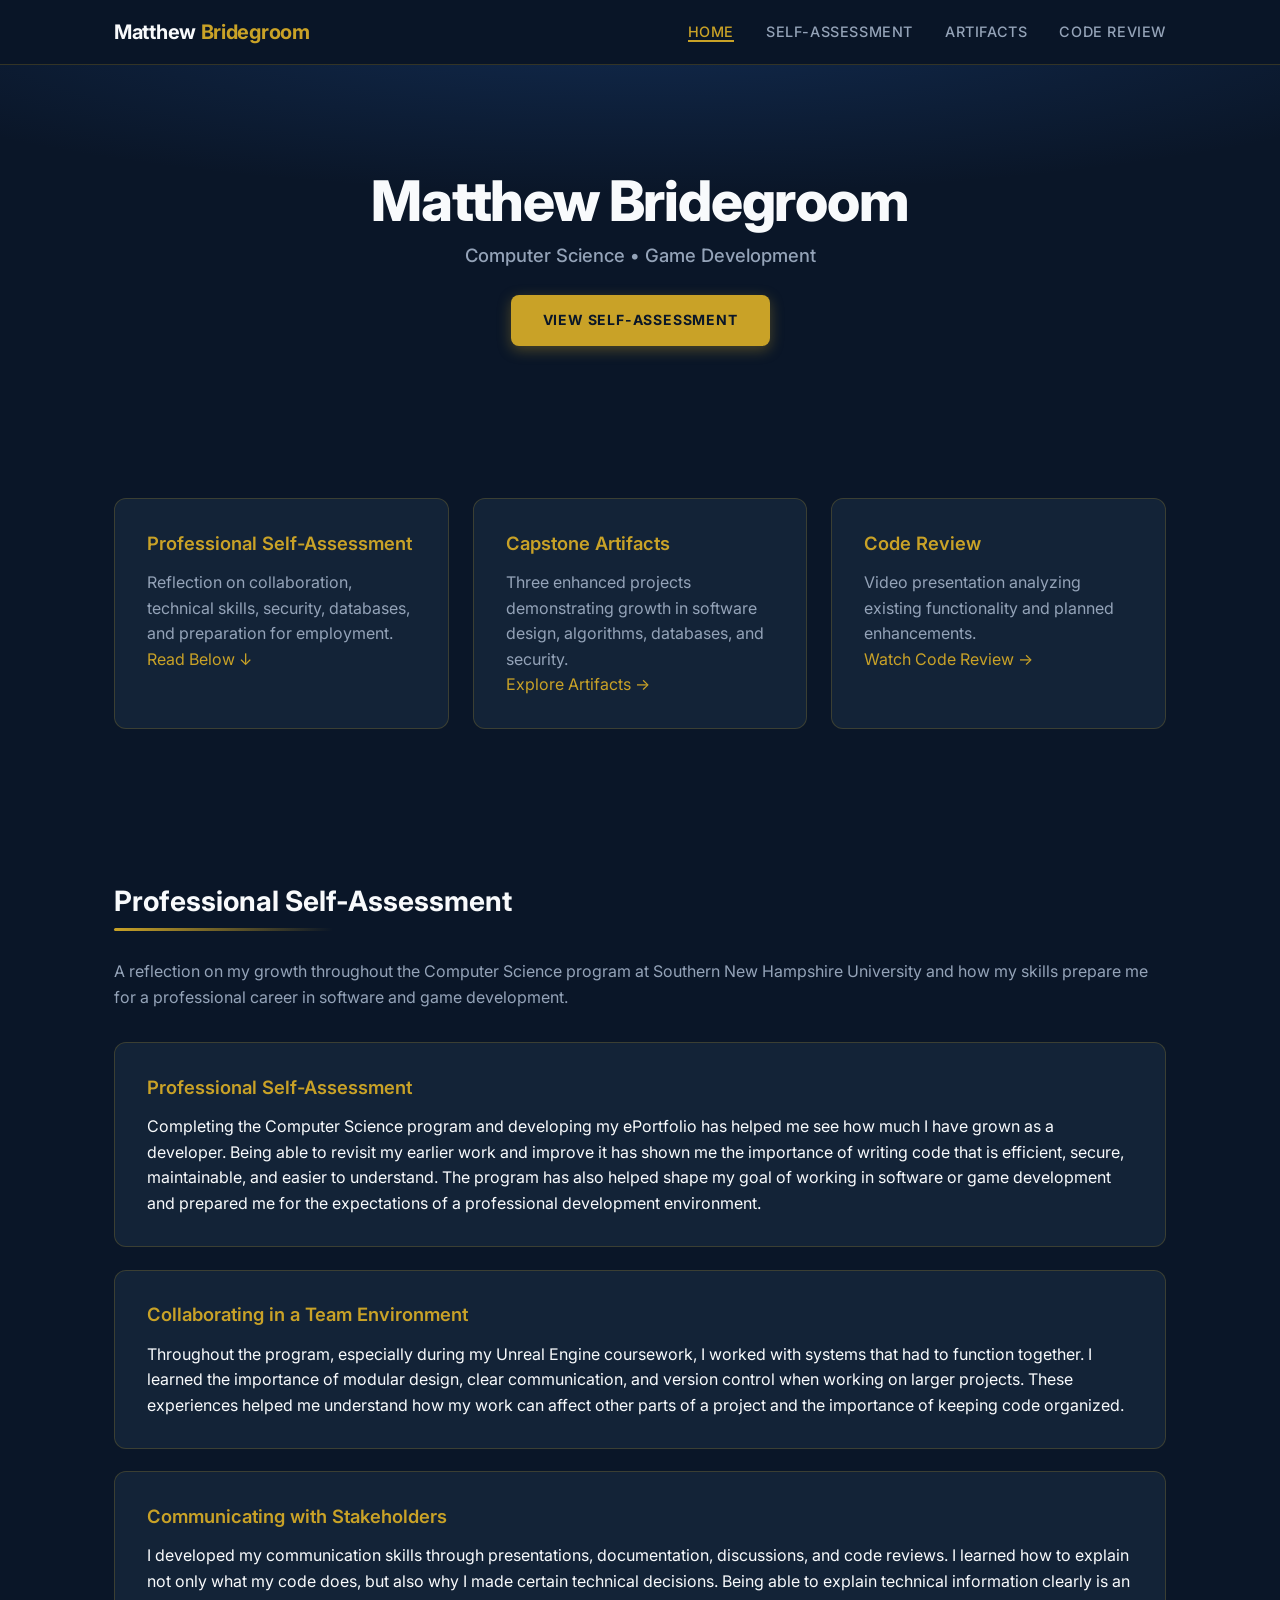
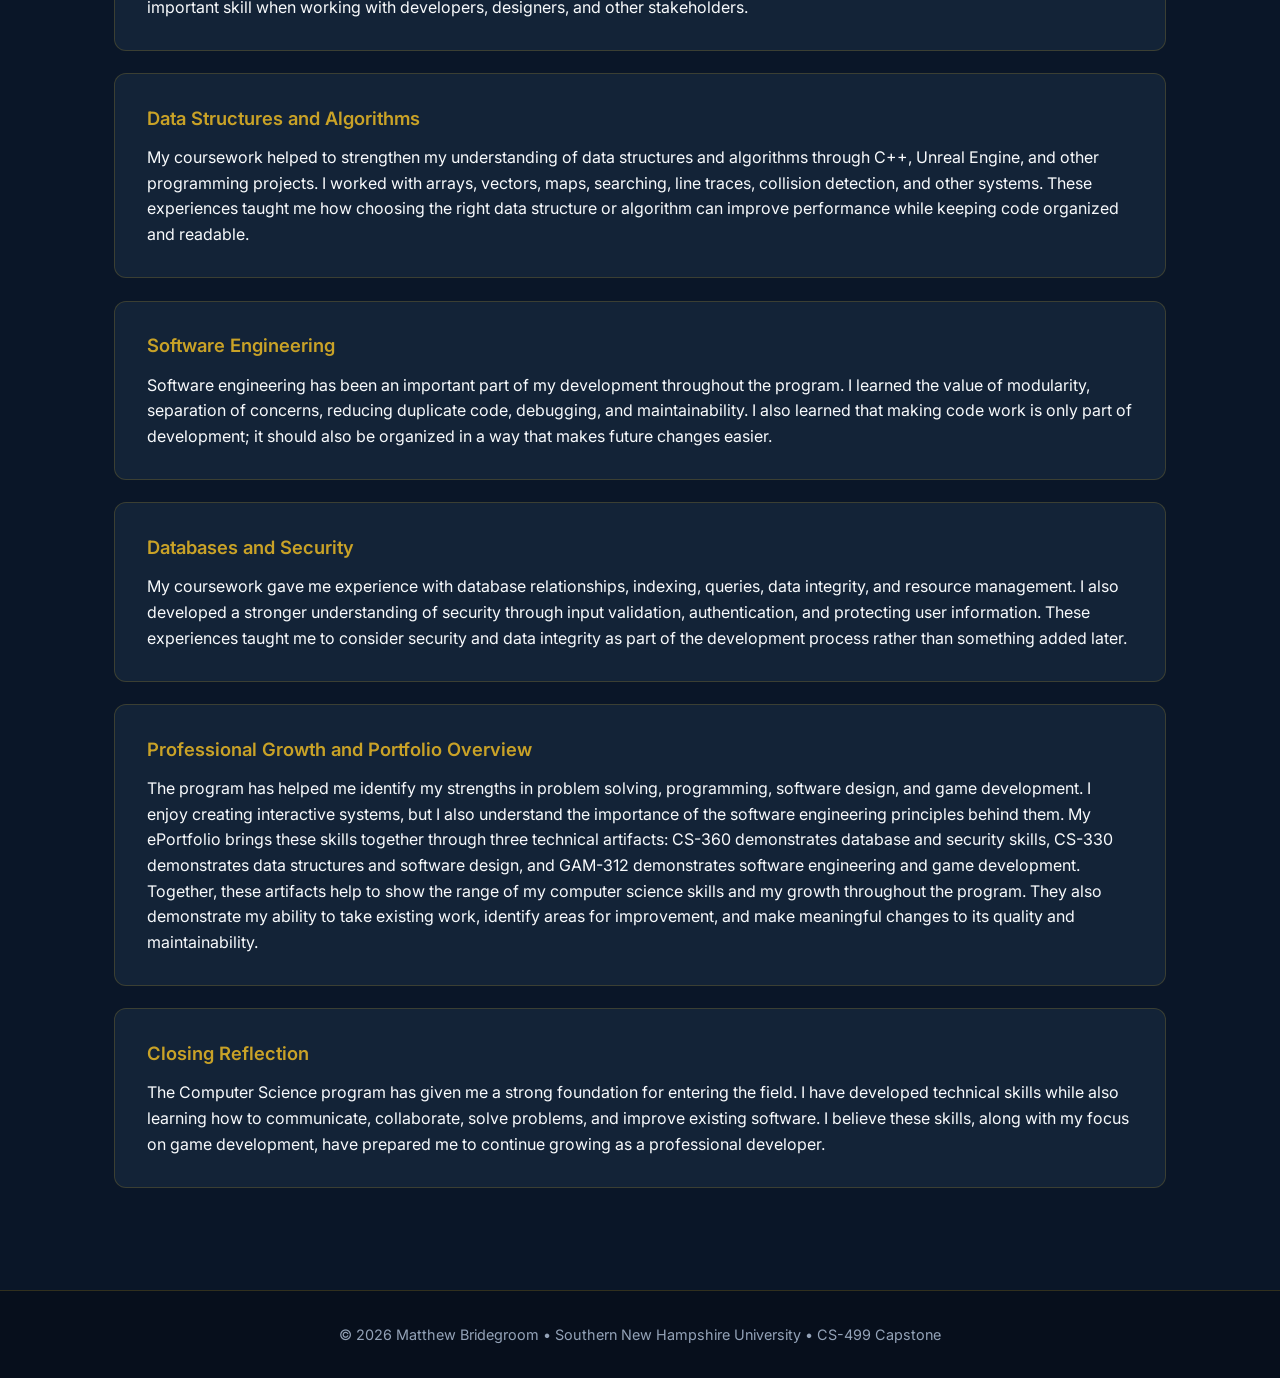
<file: index.html>
<!DOCTYPE html>
<html lang="en">
<head>
  <meta charset="UTF-8">
  <meta name="viewport" content="width=device-width, initial-scale=1.0">
  <title>Matthew Bridegroom | Computer Science Portfolio</title>
  <link rel="preconnect" href="https://fonts.googleapis.com">
  <link rel="preconnect" href="https://fonts.gstatic.com" crossorigin>
  <link href="https://fonts.googleapis.com/css2?family=Inter:wght@400;500;600;700;800&display=swap" rel="stylesheet">
  <link rel="stylesheet" href="css/style.css">
</head>
<body>

  <!-- Navigation -->
  <nav class="navbar">
    <div class="nav-inner">
      <a href="index.html" class="logo">Matthew <span>Bridegroom</span></a>
      <ul class="nav-links">
        <li><a href="index.html" class="active">Home</a></li>
        <li><a href="#self-assessment">Self-Assessment</a></li>
        <li><a href="artifacts.html">Artifacts</a></li>
        <li><a href="code-review.html">Code Review</a></li>
      </ul>
    </div>
  </nav>

  <!-- Hero -->
  <header class="hero">
    <div class="container">
      <h1>Matthew Bridegroom</h1>
      <p class="subtitle">Computer Science • Game Development</p>
      
      <a href="#self-assessment" class="btn">View Self-Assessment</a>
    </div>
  </header>

  <!-- Quick Overview Cards -->
  <section>
    <div class="container">
      <div class="grid-3">
        <div class="card">
          <h3>Professional Self-Assessment</h3>
          <p class="text-muted">Reflection on collaboration, technical skills, security, databases, and preparation for employment.</p>
          <a href="#self-assessment">Read Below ↓</a>
        </div>
        <div class="card">
          <h3>Capstone Artifacts</h3>
          <p class="text-muted">Three enhanced projects demonstrating growth in software design, algorithms, databases, and security.</p>
          <a href="artifacts.html">Explore Artifacts →</a>
        </div>
        <div class="card">
          <h3>Code Review</h3>
          <p class="text-muted">Video presentation analyzing existing functionality and planned enhancements.</p>
          <a href="code-review.html">Watch Code Review →</a>
        </div>
      </div>
    </div>
  </section>

<!-- PROFESSIONAL SELF-ASSESSMENT -->

<section id="self-assessment"> <div class="container"> <h1 class="section-title">Professional Self-Assessment</h1> <p class="text-muted mb-4"> A reflection on my growth throughout the Computer Science program at Southern New Hampshire University and how my skills prepare me for a professional career in software and game development. </p>

<div class="card">
  <h3>Professional Self-Assessment</h3>
  <p>
    Completing the Computer Science program and developing my ePortfolio has helped me see how much I have grown as a developer. Being able to revisit my earlier work and improve it has shown me the importance of writing code that is efficient, secure, maintainable, and easier to understand. The program has also helped shape my goal of working in software or game development and prepared me for the expectations of a professional development environment.
  </p>
</div>

<div class="card">
  <h3>Collaborating in a Team Environment</h3>
  <p>
    Throughout the program, especially during my Unreal Engine coursework, I worked with systems that had to function together. I learned the importance of modular design, clear communication, and version control when working on larger projects. These experiences helped me understand how my work can affect other parts of a project and the importance of keeping code organized.
  </p>
</div>

<div class="card">
  <h3>Communicating with Stakeholders</h3>
  <p>
    I developed my communication skills through presentations, documentation, discussions, and code reviews. I learned how to explain not only what my code does, but also why I made certain technical decisions. Being able to explain technical information clearly is an important skill when working with developers, designers, and other stakeholders.
  </p>
</div>

<div class="card">
  <h3>Data Structures and Algorithms</h3>
  <p>
    My coursework helped to strengthen my understanding of data structures and algorithms through C++, Unreal Engine, and other programming projects. I worked with arrays, vectors, maps, searching, line traces, collision detection, and other systems. These experiences taught me how choosing the right data structure or algorithm can improve performance while keeping code organized and readable.
  </p>
</div>

<div class="card">
  <h3>Software Engineering</h3>
  <p>
    Software engineering has been an important part of my development throughout the program. I learned the value of modularity, separation of concerns, reducing duplicate code, debugging, and maintainability. I also learned that making code work is only part of development; it should also be organized in a way that makes future changes easier.
  </p>
</div>

<div class="card">
  <h3>Databases and Security</h3>
  <p>
    My coursework gave me experience with database relationships, indexing, queries, data integrity, and resource management. I also developed a stronger understanding of security through input validation, authentication, and protecting user information. These experiences taught me to consider security and data integrity as part of the development process rather than something added later.
  </p>
</div>

<div class="card">
  <h3>Professional Growth and Portfolio Overview</h3>
  <p>
    The program has helped me identify my strengths in problem solving, programming, software design, and game development. I enjoy creating interactive systems, but I also understand the importance of the software engineering principles behind them. My ePortfolio brings these skills together through three technical artifacts: CS-360 demonstrates database and security skills, CS-330 demonstrates data structures and software design, and GAM-312 demonstrates software engineering and game development.
  </p>
  <p>
    Together, these artifacts help to show the range of my computer science skills and my growth throughout the program. They also demonstrate my ability to take existing work, identify areas for improvement, and make meaningful changes to its quality and maintainability.
  </p>
</div>

<div class="card">
  <h3>Closing Reflection</h3>
  <p>
    The Computer Science program has given me a strong foundation for entering the field. I have developed technical skills while also learning how to communicate, collaborate, solve problems, and improve existing software. I believe these skills, along with my focus on game development, have prepared me to continue growing as a professional developer.
  </p>
</div>

</div> </section>

  <footer>
    <div class="container">
      <p>© 2026 Matthew Bridegroom • Southern New Hampshire University • CS-499 Capstone</p>
    </div>
  </footer>

</body>
</html>
</file>
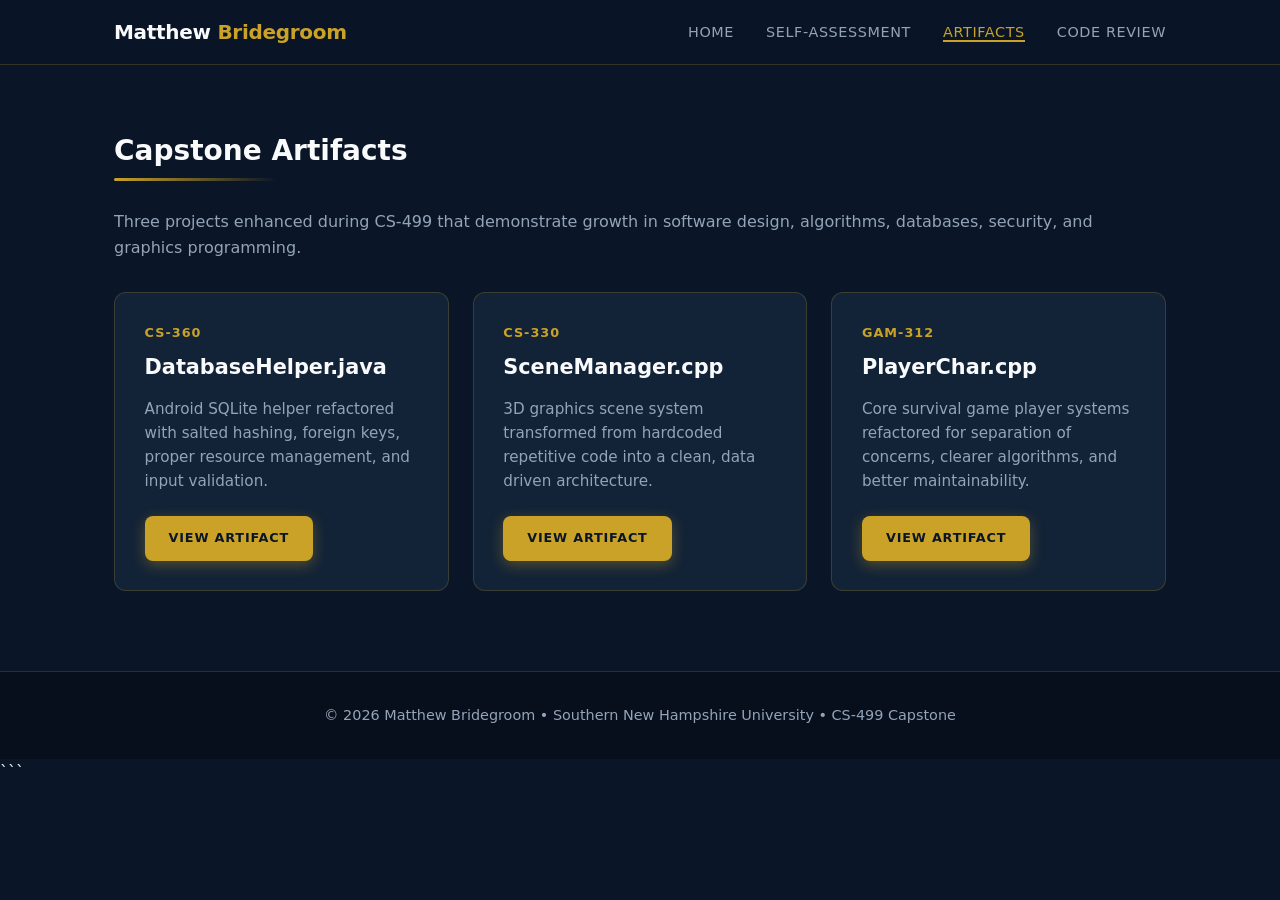
<file: artifacts.html>
<!DOCTYPE html>
<html lang="en">
<head>
  <meta charset="UTF-8">
  <meta name="viewport" content="width=device-width, initial-scale=1.0">
  <title>Artifacts | Matthew Bridegroom</title>
  <link rel="stylesheet" href="css/style.css">
</head>
<body>

  <nav class="navbar">
    <div class="nav-inner">
      <a href="index.html" class="logo">Matthew <span>Bridegroom</span></a>
      <ul class="nav-links">
        <li><a href="index.html">Home</a></li>
        <li><a href="index.html#self-assessment">Self-Assessment</a></li>
        <li><a href="artifacts.html" class="active">Artifacts</a></li>
        <li><a href="code-review.html">Code Review</a></li>
      </ul>
    </div>
  </nav>

  <section>
    <div class="container">
      <h1 class="section-title">Capstone Artifacts</h1>
      <p class="text-muted mb-4">Three projects enhanced during CS-499 that demonstrate growth in software design, algorithms, databases, security, and graphics programming.</p>

      <div class="grid-3">
        <!-- CS-360 -->
        <div class="artifact-card">
          <div class="card-body">
            <div class="course">CS-360</div>
            <h3>DatabaseHelper.java</h3>
            <p>Android SQLite helper refactored with salted hashing, foreign keys, proper resource management, and input validation.</p>
            <a href="artifacts/cs360.html" class="btn">View Artifact</a>
          </div>
        </div>

        <!-- CS-330 -->
        <div class="artifact-card">
          <div class="card-body">
            <div class="course">CS-330</div>
            <h3>SceneManager.cpp</h3>
            <p>3D graphics scene system transformed from hardcoded repetitive code into a clean, data driven architecture.</p>
            <a href="artifacts/cs330.html" class="btn">View Artifact</a>
          </div>
        </div>

        <!-- GAM-312 -->
        <div class="artifact-card">
          <div class="card-body">
            <div class="course">GAM-312</div>
            <h3>PlayerChar.cpp</h3>
            <p>Core survival game player systems refactored for separation of concerns, clearer algorithms, and better maintainability.</p>
            <a href="artifacts/gam312.html" class="btn">View Artifact</a>
          </div>
        </div>
      </div>
    </div>
  </section>

  <footer>
    <div class="container">
      <p>© 2026 Matthew Bridegroom • Southern New Hampshire University • CS-499 Capstone</p>
    </div>
  </footer>

</body>
</html>
</html>
```
</file>
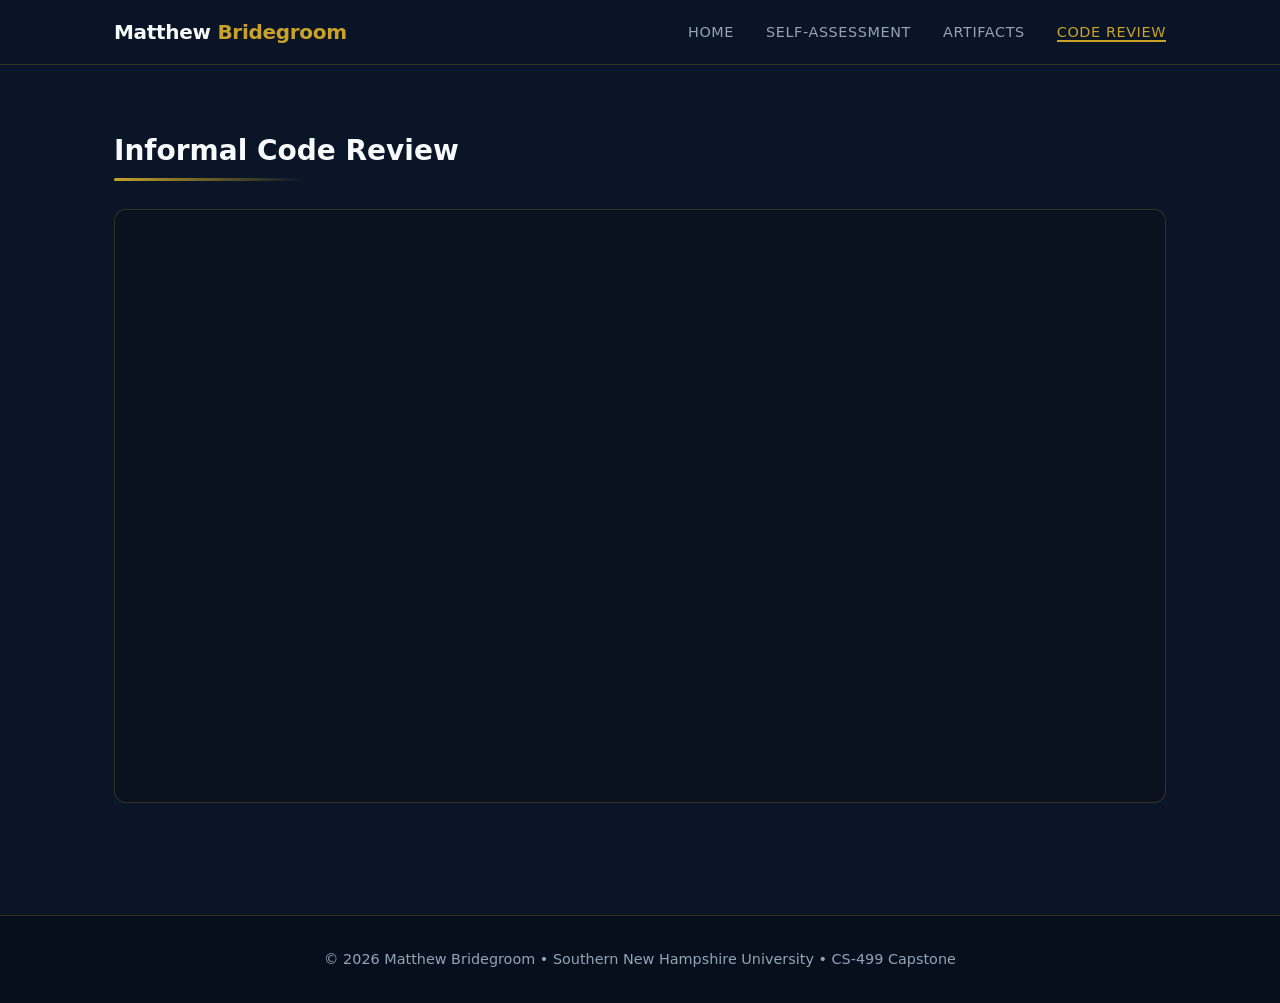
<file: code-review.html>
<!DOCTYPE html>
<html lang="en">
<head>
  <meta charset="UTF-8">
  <meta name="viewport" content="width=device-width, initial-scale=1.0">
  <title>Code Review | Matthew Bridegroom</title>
  <link rel="stylesheet" href="css/style.css">
</head>
<body>

  <nav class="navbar">
    <div class="nav-inner">
      <a href="index.html" class="logo">Matthew <span>Bridegroom</span></a>
      <ul class="nav-links">
        <li><a href="index.html">Home</a></li>
        <li><a href="index.html#self-assessment">Self-Assessment</a></li>
        <li><a href="artifacts.html">Artifacts</a></li>
        <li><a href="code-review.html" class="active">Code Review</a></li>
      </ul>
    </div>
  </nav>

  <section>
    <div class="container">
      <h1 class="section-title">Informal Code Review</h1>

      <div class="video-wrapper mb-4">
        <iframe src="https://www.youtube.com/embed/F15pFdqDjp4" 
                title="Code Review - Matthew Bridegroom" 
                allow="accelerometer; autoplay; clipboard-write; encrypted-media; gyroscope; picture-in-picture" 
                allowfullscreen></iframe>
      </div>

      
    </div>
  </section>

  <footer>
    <div class="container">
      <p>© 2026 Matthew Bridegroom • Southern New Hampshire University • CS-499 Capstone</p>
    </div>
  </footer>

</body>
</html>
</file>
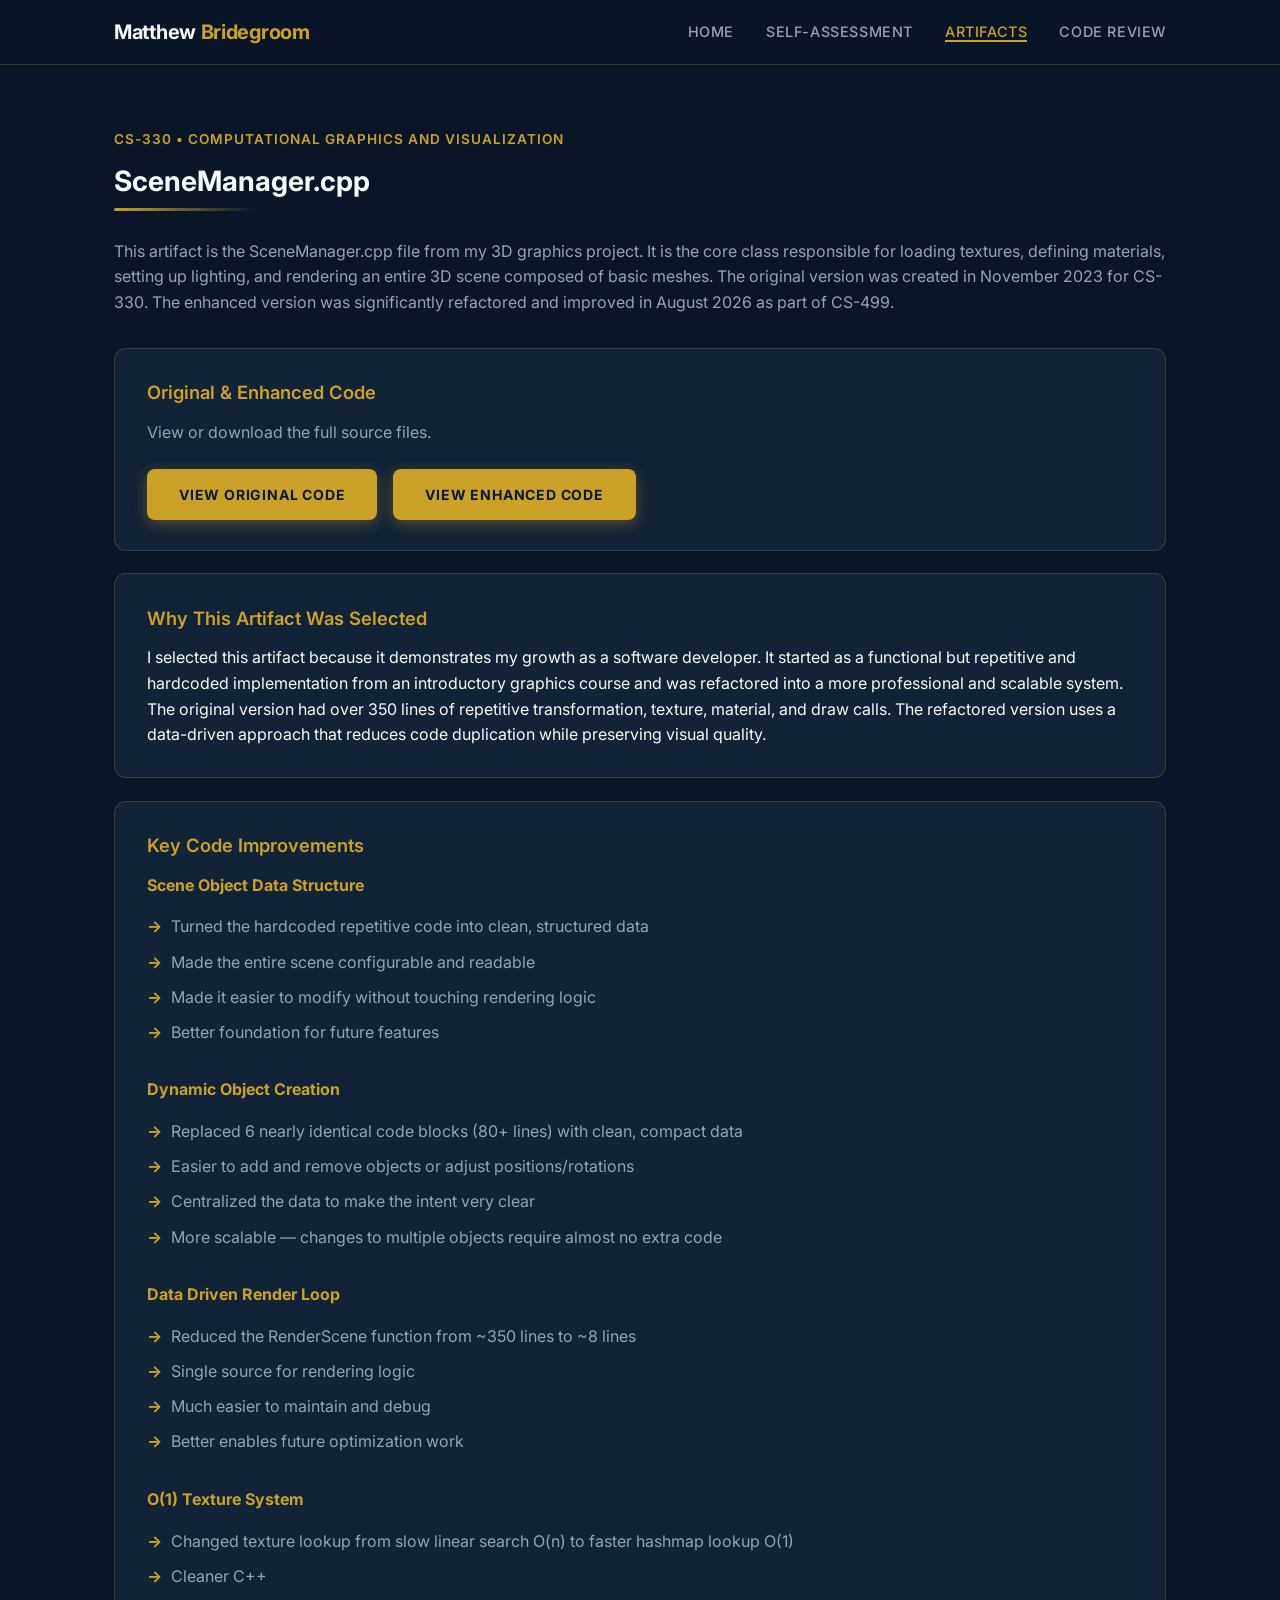
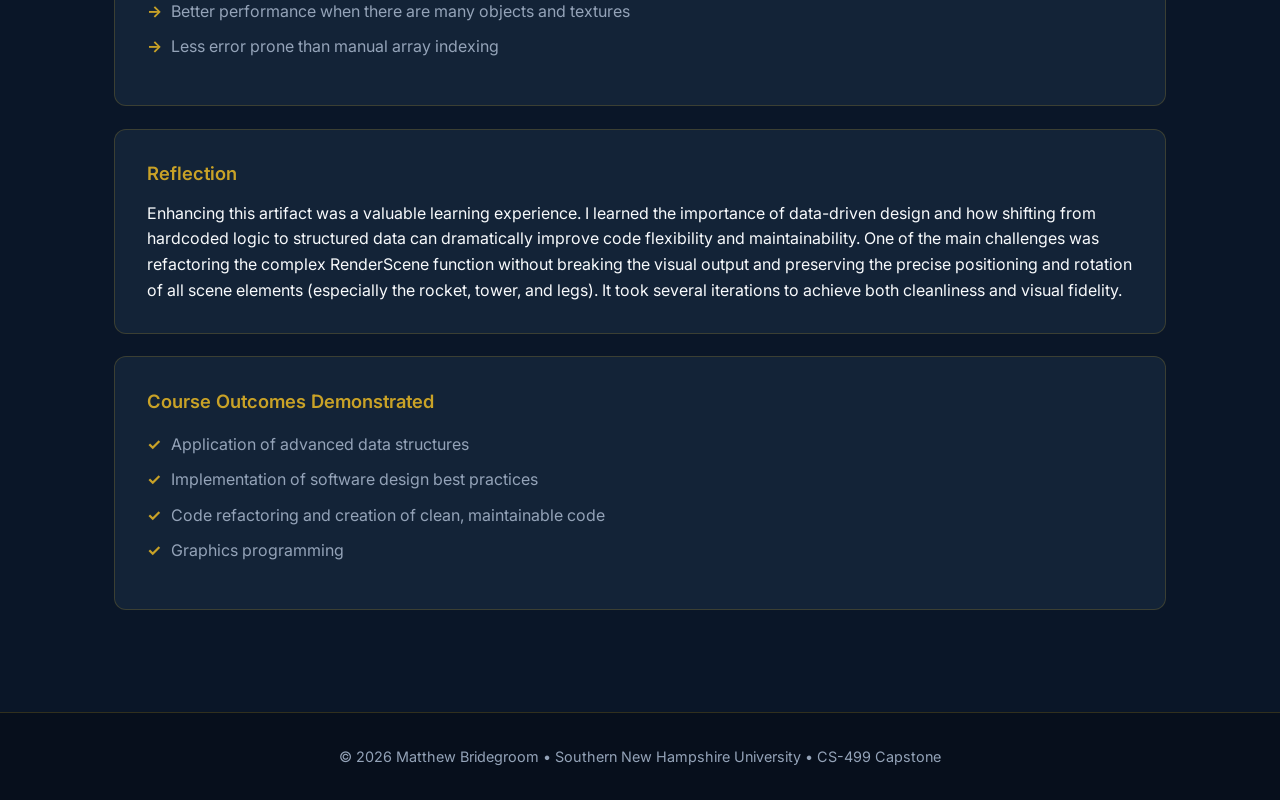
<file: artifacts/cs330.html>
<!DOCTYPE html>
<html lang="en">
<head>
  <meta charset="UTF-8">
  <meta name="viewport" content="width=device-width, initial-scale=1.0">
  <title>CS-330 SceneManager | Matthew Bridegroom</title>
  <link rel="preconnect" href="https://fonts.googleapis.com">
  <link rel="preconnect" href="https://fonts.gstatic.com" crossorigin>
  <link href="https://fonts.googleapis.com/css2?family=Inter:wght@400;500;600;700;800&display=swap" rel="stylesheet">
  <link rel="stylesheet" href="../css/style.css">
</head>
<body>

  <nav class="navbar">
    <div class="nav-inner">
      <a href="../index.html" class="logo">Matthew <span>Bridegroom</span></a>
      <ul class="nav-links">
        <li><a href="../index.html">Home</a></li>
        <li><a href="index.html#self-assessment">Self-Assessment</a></li>
        <li><a href="../artifacts.html" class="active">Artifacts</a></li>
        <li><a href="../code-review.html">Code Review</a></li>
      </ul>
    </div>
  </nav>

  <section>
    <div class="container">
      <div class="course text-gold mb-1">CS-330 • Computational Graphics and Visualization</div>
      <h1 class="section-title">SceneManager.cpp</h1>
      <p class="text-muted mb-4">
        This artifact is the SceneManager.cpp file from my 3D graphics project. It is the core class responsible for loading textures, defining materials, setting up lighting, and rendering an entire 3D scene composed of basic meshes. The original version was created in November 2023 for CS-330. The enhanced version was significantly refactored and improved in August 2026 as part of CS-499.
      </p>

      <!-- Code Files -->
      <div class="card">
        <h3>Original & Enhanced Code</h3>
        <p class="text-muted mb-3">View or download the full source files.</p>
        <div style="display: flex; gap: 1rem; flex-wrap: wrap;">
          <a href="../files/cs330/SceneManager-Original.cpp" class="btn" target="_blank">View Original Code</a>
          <a href="../files/cs330/SceneManager-Enhanced.cpp" class="btn" target="_blank">View Enhanced Code</a>
        </div>
      </div>

      <div class="card">
        <h3>Why This Artifact Was Selected</h3>
        <p>
          I selected this artifact because it demonstrates my growth as a software developer. It started as a functional but repetitive and hardcoded implementation from an introductory graphics course and was refactored into a more professional and scalable system. The original version had over 350 lines of repetitive transformation, texture, material, and draw calls. The refactored version uses a data-driven approach that reduces code duplication while preserving visual quality.
        </p>
      </div>

      <div class="card">
        <h3>Key Code Improvements</h3>

        <h4 class="text-gold mb-2">Scene Object Data Structure</h4>
        <ul class="improvement-list">
          <li>Turned the hardcoded repetitive code into clean, structured data</li>
          <li>Made the entire scene configurable and readable</li>
          <li>Made it easier to modify without touching rendering logic</li>
          <li>Better foundation for future features</li>
        </ul>

        <h4 class="text-gold mb-2 mt-4">Dynamic Object Creation</h4>
        <ul class="improvement-list">
          <li>Replaced 6 nearly identical code blocks (80+ lines) with clean, compact data</li>
          <li>Easier to add and remove objects or adjust positions/rotations</li>
          <li>Centralized the data to make the intent very clear</li>
          <li>More scalable — changes to multiple objects require almost no extra code</li>
        </ul>

        <h4 class="text-gold mb-2 mt-4">Data Driven Render Loop</h4>
        <ul class="improvement-list">
          <li>Reduced the RenderScene function from ~350 lines to ~8 lines</li>
          <li>Single source for rendering logic</li>
          <li>Much easier to maintain and debug</li>
          <li>Better enables future optimization work</li>
        </ul>

        <h4 class="text-gold mb-2 mt-4">O(1) Texture System</h4>
        <ul class="improvement-list">
          <li>Changed texture lookup from slow linear search O(n) to faster hashmap lookup O(1)</li>
          <li>Cleaner C++</li>
          <li>Better performance when there are many objects and textures</li>
          <li>Less error prone than manual array indexing</li>
        </ul>
      </div>

      <div class="card">
        <h3>Reflection</h3>
        <p>
          Enhancing this artifact was a valuable learning experience. I learned the importance of data-driven design and how shifting from hardcoded logic to structured data can dramatically improve code flexibility and maintainability. One of the main challenges was refactoring the complex RenderScene function without breaking the visual output and preserving the precise positioning and rotation of all scene elements (especially the rocket, tower, and legs). It took several iterations to achieve both cleanliness and visual fidelity.
        </p>
      </div>

      <div class="card">
        <h3>Course Outcomes Demonstrated</h3>
        <ul class="check-list">
          <li>Application of advanced data structures</li>
          <li>Implementation of software design best practices</li>
          <li>Code refactoring and creation of clean, maintainable code</li>
          <li>Graphics programming</li>
        </ul>
      </div>
    </div>
  </section>

  <footer>
    <div class="container">
      <p>© 2026 Matthew Bridegroom • Southern New Hampshire University • CS-499 Capstone</p>
    </div>
  </footer>

</body>
</html>
</body>
</html>
</file>
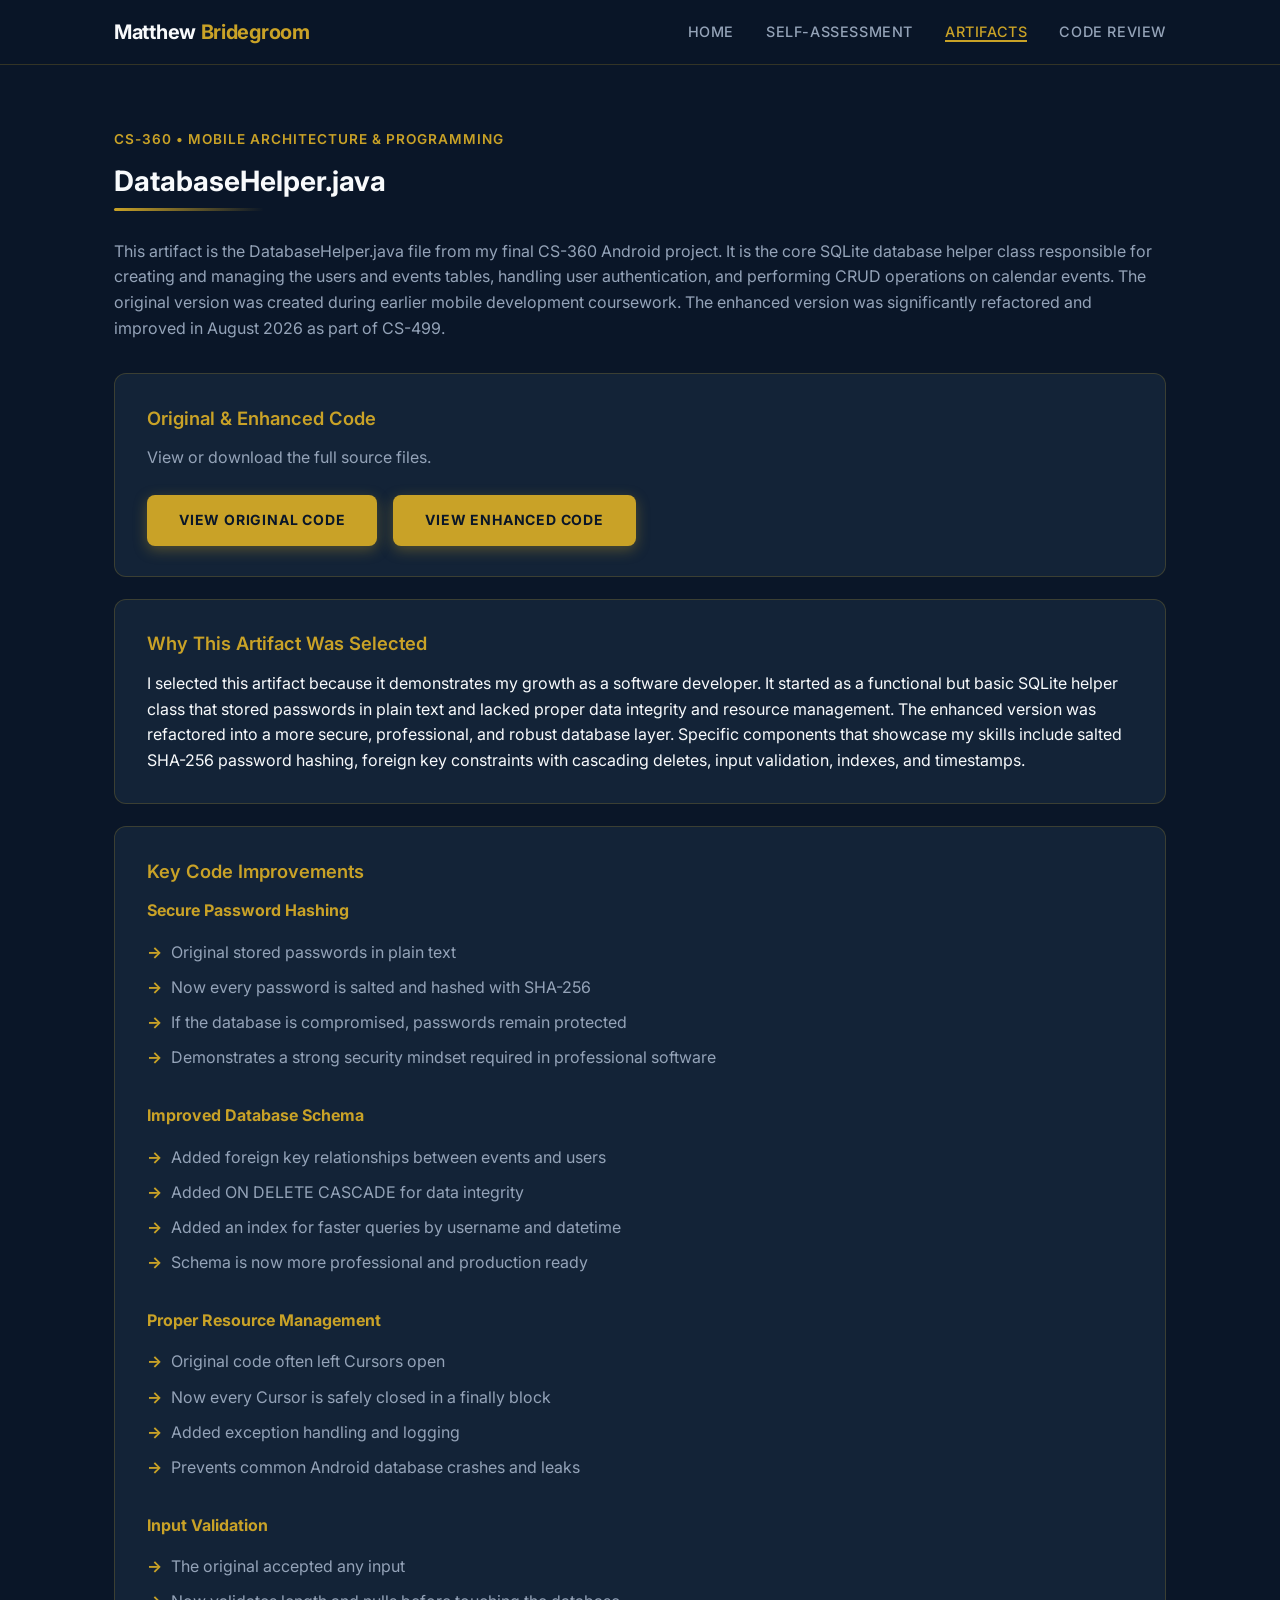
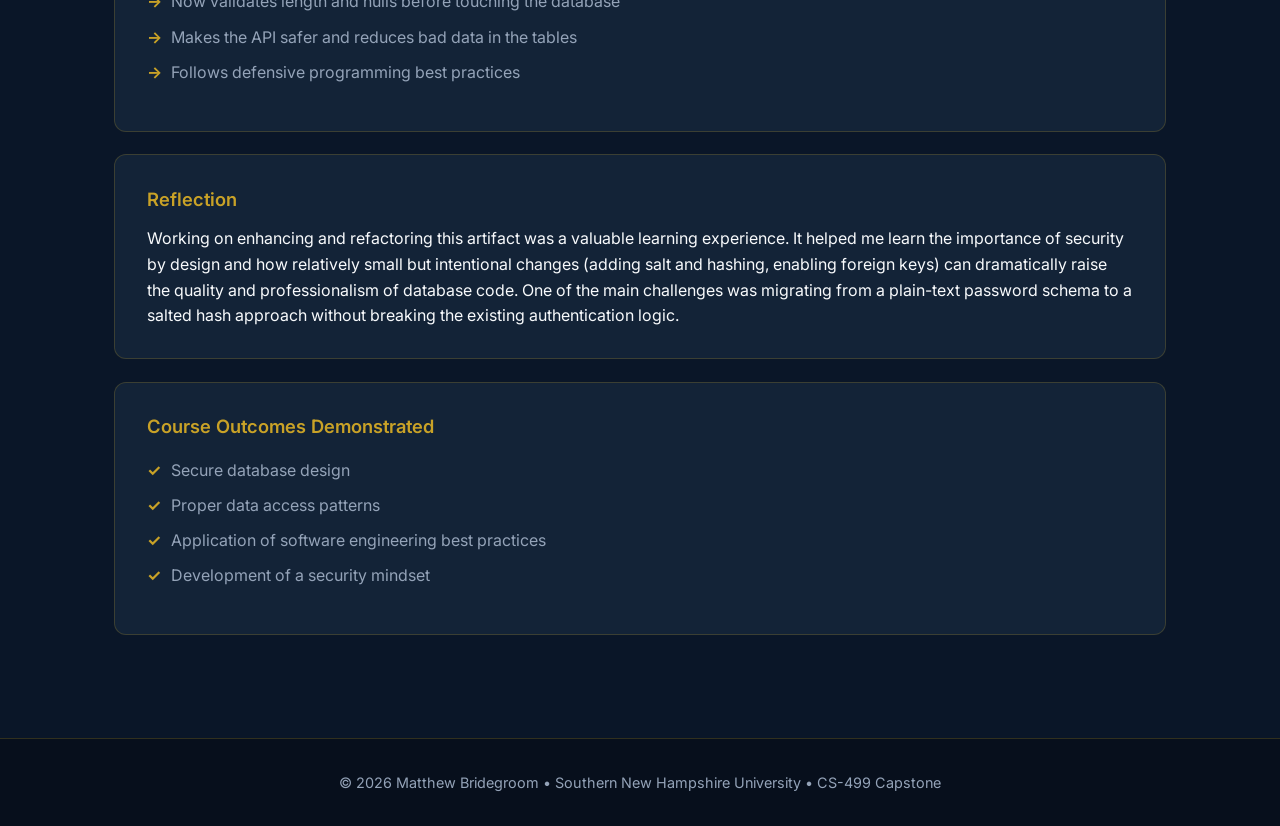
<file: artifacts/cs360.html>
<!DOCTYPE html>
<html lang="en">
<head>
  <meta charset="UTF-8">
  <meta name="viewport" content="width=device-width, initial-scale=1.0">
  <title>CS-360 DatabaseHelper | Matthew Bridegroom</title>
  <link rel="preconnect" href="https://fonts.googleapis.com">
  <link rel="preconnect" href="https://fonts.gstatic.com" crossorigin>
  <link href="https://fonts.googleapis.com/css2?family=Inter:wght@400;500;600;700;800&display=swap" rel="stylesheet">
  <link rel="stylesheet" href="../css/style.css">
</head>
<body>

  <nav class="navbar">
    <div class="nav-inner">
      <a href="../index.html" class="logo">Matthew <span>Bridegroom</span></a>
      <ul class="nav-links">
        <li><a href="../index.html">Home</a></li>
        <li><a href="index.html#self-assessment">Self-Assessment</a></li>
        <li><a href="../artifacts.html" class="active">Artifacts</a></li>
        <li><a href="../code-review.html">Code Review</a></li>
      </ul>
    </div>
  </nav>

  <section>
    <div class="container">
      <div class="course text-gold mb-1">CS-360 • Mobile Architecture & Programming</div>
      <h1 class="section-title">DatabaseHelper.java</h1>
      <p class="text-muted mb-4">
        This artifact is the DatabaseHelper.java file from my final CS-360 Android project. It is the core SQLite database helper class responsible for creating and managing the users and events tables, handling user authentication, and performing CRUD operations on calendar events. The original version was created during earlier mobile development coursework. The enhanced version was significantly refactored and improved in August 2026 as part of CS-499.
      </p>

      <!-- Code Files -->
      <div class="card">
        <h3>Original & Enhanced Code</h3>
        <p class="text-muted mb-3">View or download the full source files.</p>
        <div style="display: flex; gap: 1rem; flex-wrap: wrap;">
          <a href="../files/cs360/DatabaseHelper-Original.java" class="btn" target="_blank">View Original Code</a>
          <a href="../files/cs360/DatabaseHelper-Enhanced.java" class="btn" target="_blank">View Enhanced Code</a>
        </div>
      </div>

      <!-- Justification -->
      <div class="card">
        <h3>Why This Artifact Was Selected</h3>
        <p>
          I selected this artifact because it demonstrates my growth as a software developer. It started as a functional but basic SQLite helper class that stored passwords in plain text and lacked proper data integrity and resource management. The enhanced version was refactored into a more secure, professional, and robust database layer. Specific components that showcase my skills include salted SHA-256 password hashing, foreign key constraints with cascading deletes, input validation, indexes, and timestamps.
        </p>
      </div>

      <!-- Key Improvements from your document -->
      <div class="card">
        <h3>Key Code Improvements</h3>

        <h4 class="text-gold mb-2">Secure Password Hashing</h4>
        <ul class="improvement-list">
          <li>Original stored passwords in plain text</li>
          <li>Now every password is salted and hashed with SHA-256</li>
          <li>If the database is compromised, passwords remain protected</li>
          <li>Demonstrates a strong security mindset required in professional software</li>
        </ul>

        <h4 class="text-gold mb-2 mt-4">Improved Database Schema</h4>
        <ul class="improvement-list">
          <li>Added foreign key relationships between events and users</li>
          <li>Added ON DELETE CASCADE for data integrity</li>
          <li>Added an index for faster queries by username and datetime</li>
          <li>Schema is now more professional and production ready</li>
        </ul>

        <h4 class="text-gold mb-2 mt-4">Proper Resource Management</h4>
        <ul class="improvement-list">
          <li>Original code often left Cursors open</li>
          <li>Now every Cursor is safely closed in a finally block</li>
          <li>Added exception handling and logging</li>
          <li>Prevents common Android database crashes and leaks</li>
        </ul>

        <h4 class="text-gold mb-2 mt-4">Input Validation</h4>
        <ul class="improvement-list">
          <li>The original accepted any input</li>
          <li>Now validates length and nulls before touching the database</li>
          <li>Makes the API safer and reduces bad data in the tables</li>
          <li>Follows defensive programming best practices</li>
        </ul>
      </div>

      <div class="card">
        <h3>Reflection</h3>
        <p>
          Working on enhancing and refactoring this artifact was a valuable learning experience. It helped me learn the importance of security by design and how relatively small but intentional changes (adding salt and hashing, enabling foreign keys) can dramatically raise the quality and professionalism of database code. One of the main challenges was migrating from a plain-text password schema to a salted hash approach without breaking the existing authentication logic.
        </p>
      </div>

      <div class="card">
        <h3>Course Outcomes Demonstrated</h3>
        <ul class="check-list">
          <li>Secure database design</li>
          <li>Proper data access patterns</li>
          <li>Application of software engineering best practices</li>
          <li>Development of a security mindset</li>
        </ul>
      </div>
    </div>
  </section>

  <footer>
    <div class="container">
      <p>© 2026 Matthew Bridegroom • Southern New Hampshire University • CS-499 Capstone</p>
    </div>
  </footer>

</body>
</html>
</html>
</html>
</file>
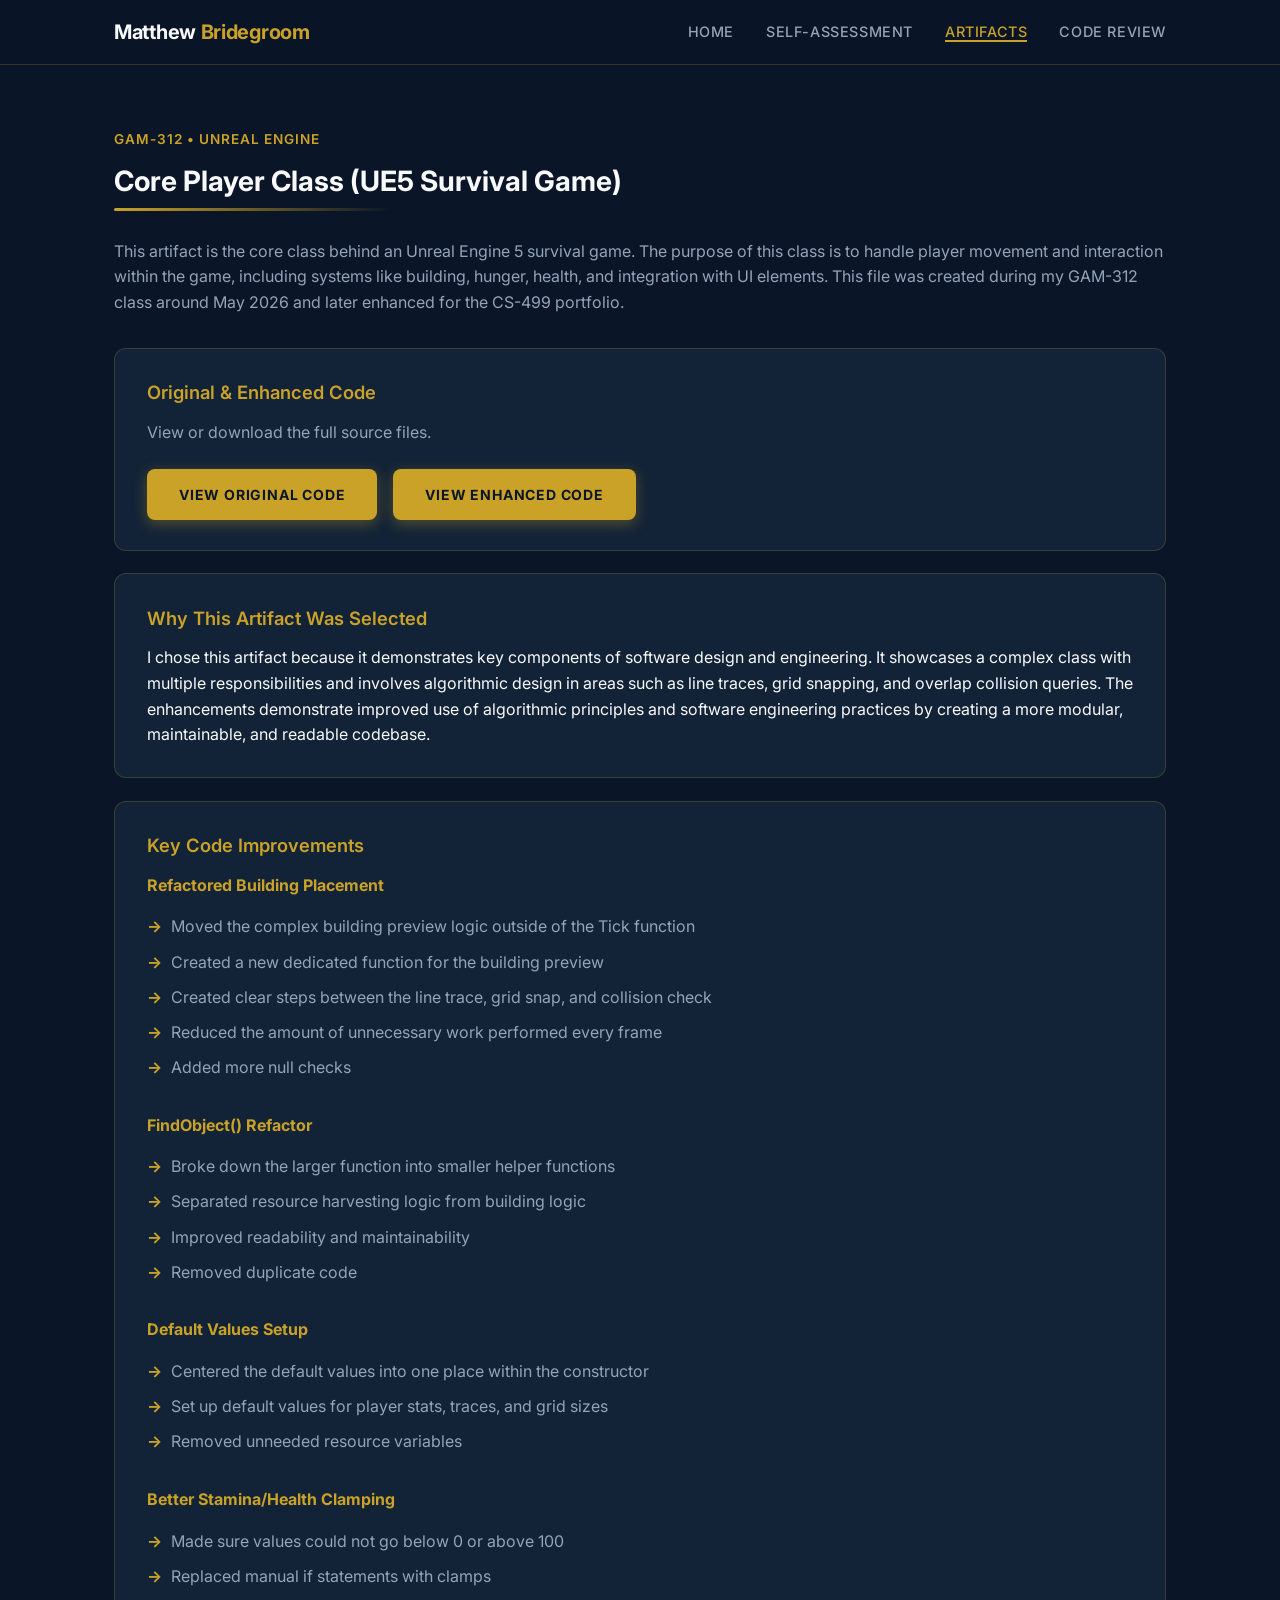
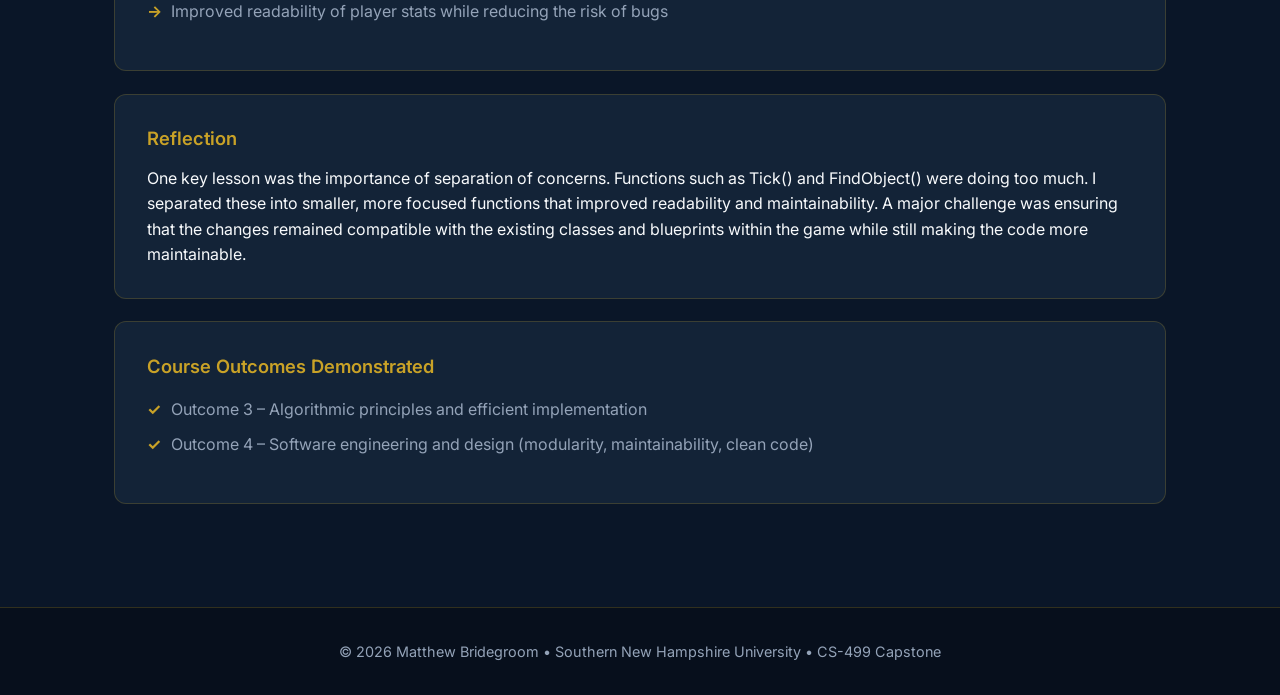
<file: artifacts/gam312.html>
<!DOCTYPE html>
<html lang="en">
<head>
  <meta charset="UTF-8">
  <meta name="viewport" content="width=device-width, initial-scale=1.0">
  <title>GAM-312 Unreal Player Class | Matthew Bridegroom</title>
  <link rel="preconnect" href="https://fonts.googleapis.com">
  <link rel="preconnect" href="https://fonts.gstatic.com" crossorigin>
  <link href="https://fonts.googleapis.com/css2?family=Inter:wght@400;500;600;700;800&display=swap" rel="stylesheet">
  <link rel="stylesheet" href="../css/style.css">
</head>
<body>

  <nav class="navbar">
    <div class="nav-inner">
      <a href="../index.html" class="logo">Matthew <span>Bridegroom</span></a>
      <ul class="nav-links">
        <li><a href="../index.html">Home</a></li>
        <li><a href="index.html#self-assessment">Self-Assessment</a></li>
        <li><a href="../artifacts.html" class="active">Artifacts</a></li>
        <li><a href="../code-review.html">Code Review</a></li>
      </ul>
    </div>
  </nav>

  <section>
    <div class="container">
      <div class="course text-gold mb-1">GAM-312 • Unreal Engine</div>
      <h1 class="section-title">Core Player Class (UE5 Survival Game)</h1>
      <p class="text-muted mb-4">
        This artifact is the core class behind an Unreal Engine 5 survival game. The purpose of this class is to handle player movement and interaction within the game, including systems like building, hunger, health, and integration with UI elements. This file was created during my GAM-312 class around May 2026 and later enhanced for the CS-499 portfolio.
      </p>

      <!-- Code Files -->
      <div class="card">
        <h3>Original & Enhanced Code</h3>
        <p class="text-muted mb-3">View or download the full source files.</p>
        <div style="display: flex; gap: 1rem; flex-wrap: wrap;">
          <a href="../files/gam312/PlayerChar-Original.cpp" class="btn" target="_blank">View Original Code</a>
          <a href="../files/gam312/PlayerChar-Enhanced.cpp" class="btn" target="_blank">View Enhanced Code</a>
        </div>
      </div>

      <div class="card">
        <h3>Why This Artifact Was Selected</h3>
        <p>
          I chose this artifact because it demonstrates key components of software design and engineering. It showcases a complex class with multiple responsibilities and involves algorithmic design in areas such as line traces, grid snapping, and overlap collision queries. The enhancements demonstrate improved use of algorithmic principles and software engineering practices by creating a more modular, maintainable, and readable codebase.
        </p>
      </div>

      <div class="card">
        <h3>Key Code Improvements</h3>

        <h4 class="text-gold mb-2">Refactored Building Placement</h4>
        <ul class="improvement-list">
          <li>Moved the complex building preview logic outside of the Tick function</li>
          <li>Created a new dedicated function for the building preview</li>
          <li>Created clear steps between the line trace, grid snap, and collision check</li>
          <li>Reduced the amount of unnecessary work performed every frame</li>
          <li>Added more null checks</li>
        </ul>

        <h4 class="text-gold mb-2 mt-4">FindObject() Refactor</h4>
        <ul class="improvement-list">
          <li>Broke down the larger function into smaller helper functions</li>
          <li>Separated resource harvesting logic from building logic</li>
          <li>Improved readability and maintainability</li>
          <li>Removed duplicate code</li>
        </ul>

        <h4 class="text-gold mb-2 mt-4">Default Values Setup</h4>
        <ul class="improvement-list">
          <li>Centered the default values into one place within the constructor</li>
          <li>Set up default values for player stats, traces, and grid sizes</li>
          <li>Removed unneeded resource variables</li>
        </ul>

        <h4 class="text-gold mb-2 mt-4">Better Stamina/Health Clamping</h4>
        <ul class="improvement-list">
          <li>Made sure values could not go below 0 or above 100</li>
          <li>Replaced manual if statements with clamps</li>
          <li>Improved readability of player stats while reducing the risk of bugs</li>
        </ul>
      </div>

      <div class="card">
        <h3>Reflection</h3>
        <p>
          One key lesson was the importance of separation of concerns. Functions such as Tick() and FindObject() were doing too much. I separated these into smaller, more focused functions that improved readability and maintainability. A major challenge was ensuring that the changes remained compatible with the existing classes and blueprints within the game while still making the code more maintainable.
        </p>
      </div>

      <div class="card">
        <h3>Course Outcomes Demonstrated</h3>
        <ul class="check-list">
          <li>Outcome 3 – Algorithmic principles and efficient implementation</li>
          <li>Outcome 4 – Software engineering and design (modularity, maintainability, clean code)</li>
        </ul>
      </div>
    </div>
  </section>

  <footer>
    <div class="container">
      <p>© 2026 Matthew Bridegroom • Southern New Hampshire University • CS-499 Capstone</p>
    </div>
  </footer>

</body>
</html>
</file>
<file: css/style.css>
/* ===== RESET & BASE ===== */
*, *::before, *::after {
  margin: 0;
  padding: 0;
  box-sizing: border-box;
}

:root {
  --bg: #0A1628;
  --bg-card: #132337;
  --bg-elevated: #1B2F4A;
  --royal: #1E4B8C;
  --gold: #C9A227;          
  --gold-hover: #D4B03A;
  --gold-dark: #B8961E;
  --text: #F8FAFC;
  --text-muted: #94A3B8;
  --border: rgba(201, 162, 39, 0.22);
}

html {
  scroll-behavior: smooth;
}

body {
  font-family: 'Inter', system-ui, -apple-system, BlinkMacSystemFont, 'Segoe UI', sans-serif;
  background-color: var(--bg);
  color: var(--text);
  line-height: 1.6;
  min-height: 100vh;
  -webkit-font-smoothing: antialiased;
}

a {
  color: var(--gold);
  text-decoration: none;
  transition: color 0.2s ease;
}

a:hover {
  color: var(--gold-hover);
}

img {
  max-width: 100%;
  height: auto;
  display: block;
}

/* ===== LAYOUT ===== */
.container {
  max-width: 1100px;
  margin: 0 auto;
  padding: 0 1.5rem;
}

/* ===== NAVIGATION ===== */
.navbar {
  background: rgba(10, 22, 40, 0.95);
  backdrop-filter: blur(10px);
  border-bottom: 1px solid var(--border);
  position: sticky;
  top: 0;
  z-index: 100;
  padding: 1rem 0;
}

.nav-inner {
  display: flex;
  justify-content: space-between;
  align-items: center;
  max-width: 1100px;
  margin: 0 auto;
  padding: 0 1.5rem;
}

.logo {
  font-size: 1.25rem;
  font-weight: 700;
  color: var(--text);
  letter-spacing: -0.3px;
}

.logo span {
  color: var(--gold);
}

.nav-links {
  display: flex;
  gap: 2rem;
  list-style: none;
}

.nav-links a {
  color: var(--text-muted);
  font-weight: 500;
  font-size: 0.9rem;
  text-transform: uppercase;
  letter-spacing: 0.6px;
  position: relative;
  padding-bottom: 2px;
}

.nav-links a::after {
  content: '';
  position: absolute;
  bottom: 0;
  left: 0;
  width: 0;
  height: 2px;
  background: var(--gold);
  transition: width 0.25s ease;
}

.nav-links a:hover,
.nav-links a.active {
  color: var(--gold);
}

.nav-links a:hover::after,
.nav-links a.active::after {
  width: 100%;
}

/* ===== HERO ===== */
.hero {
  padding: 6.5rem 0 5.5rem;
  text-align: center;
  background: 
    radial-gradient(ellipse 70% 50% at 50% -15%, rgba(30, 75, 140, 0.4), transparent),
    var(--bg);
}

.hero h1 {
  font-size: clamp(2.4rem, 5.5vw, 3.5rem);
  font-weight: 800;
  letter-spacing: -1.2px;
  margin-bottom: 0.5rem;
  line-height: 1.15;
}

.hero .subtitle {
  font-size: 1.15rem;
  color: var(--text-muted);
  font-weight: 500;
  margin-bottom: 1.5rem;
}

.hero .tagline {
  font-size: clamp(1.4rem, 3vw, 1.9rem);
  font-weight: 600;
  color: var(--gold);
  margin: 2rem 0 2.5rem;
  line-height: 1.35;
}

.btn {
  display: inline-flex;
  align-items: center;
  background: var(--gold);
  color: #0A1628;
  font-weight: 700;
  padding: 0.9rem 2rem;
  border-radius: 8px;
  text-transform: uppercase;
  letter-spacing: 0.8px;
  font-size: 0.875rem;
  transition: all 0.25s ease;
  box-shadow: 0 4px 14px rgba(201, 162, 39, 0.35);
}

.btn:hover {
  background: var(--gold-hover);
  color: #0A1628;
  transform: translateY(-2px);
  box-shadow: 0 8px 20px rgba(201, 162, 39, 0.45);
}

/* ===== SECTIONS ===== */
section {
  padding: 4rem 0;
}

.section-title {
  font-size: 1.75rem;
  font-weight: 700;
  margin-bottom: 1.75rem;
  color: var(--text);
  position: relative;
  display: inline-block;
  padding-bottom: 0.45rem;
}

.section-title::after {
  content: '';
  position: absolute;
  bottom: 0;
  left: 0;
  width: 55%;
  height: 3px;
  background: linear-gradient(90deg, var(--gold), transparent);
  border-radius: 2px;
}

.card {
  background: var(--bg-card);
  border-radius: 12px;
  padding: 1.85rem 2rem;
  margin-bottom: 1.4rem;
  border: 1px solid var(--border);
  transition: border-color 0.25s ease;
}

.card:hover {
  border-color: rgba(201, 162, 39, 0.4);
}

.card h3 {
  color: var(--gold);
  margin-bottom: 0.75rem;
  font-size: 1.15rem;
  font-weight: 600;
}

.grid-2 {
  display: grid;
  grid-template-columns: 1fr 1fr;
  gap: 1.5rem;
}

.grid-3 {
  display: grid;
  grid-template-columns: repeat(3, 1fr);
  gap: 1.5rem;
}

@media (max-width: 900px) {
  .grid-3 {
    grid-template-columns: 1fr;
  }
}

@media (max-width: 700px) {
  .grid-2 {
    grid-template-columns: 1fr;
  }
  .nav-links {
    gap: 1.1rem;
  }
  .nav-links a {
    font-size: 0.8rem;
  }
  .hero {
    padding: 5rem 0 4rem;
  }
}

/* ===== ARTIFACT CARDS ===== */
.artifact-card {
  background: var(--bg-card);
  border-radius: 12px;
  border: 1px solid var(--border);
  transition: transform 0.25s ease, border-color 0.25s ease, box-shadow 0.25s ease;
  height: 100%;
  display: flex;
  flex-direction: column;
}

.artifact-card:hover {
  transform: translateY(-5px);
  border-color: rgba(201, 162, 39, 0.45);
  box-shadow: 0 15px 35px -12px rgba(0, 0, 0, 0.5);
}

.artifact-card .card-body {
  padding: 1.85rem;
  display: flex;
  flex-direction: column;
  flex-grow: 1;
}

.artifact-card .course {
  color: var(--gold);
  font-size: 0.8rem;
  font-weight: 600;
  text-transform: uppercase;
  letter-spacing: 1px;
  margin-bottom: 0.5rem;
}

.artifact-card h3 {
  font-size: 1.3rem;
  margin-bottom: 0.75rem;
  color: var(--text);
}

.artifact-card p {
  color: var(--text-muted);
  font-size: 0.95rem;
  margin-bottom: 1.4rem;
  flex-grow: 1;
}

.artifact-card .btn {
  align-self: flex-start;
  margin-top: auto;
  padding: 0.75rem 1.5rem;
  font-size: 0.8rem;
}

/* ===== LISTS ===== */
.improvement-list,
.check-list {
  list-style: none;
  margin: 1rem 0;
}

.improvement-list li,
.check-list li {
  position: relative;
  padding-left: 1.5rem;
  margin-bottom: 0.6rem;
  color: var(--text-muted);
}

.improvement-list li::before {
  content: "→";
  position: absolute;
  left: 0;
  color: var(--gold);
  font-weight: 700;
}

.check-list li::before {
  content: "✓";
  position: absolute;
  left: 0;
  color: var(--gold);
  font-weight: 700;
}

/* ===== VIDEO ===== */
.video-wrapper {
  position: relative;
  padding-bottom: 56.25%;
  height: 0;
  overflow: hidden;
  border-radius: 12px;
  background: #0A1220;
  border: 1px solid var(--border);
  margin-bottom: 2rem;
}

.video-wrapper iframe {
  position: absolute;
  top: 0;
  left: 0;
  width: 100%;
  height: 100%;
  border: 0;
}

/* ===== FOOTER ===== */
footer {
  background: #070F1C;
  border-top: 1px solid var(--border);
  padding: 2rem 0;
  text-align: center;
  color: var(--text-muted);
  font-size: 0.9rem;
  margin-top: 1rem;
}

/* ===== UTILITIES ===== */
.text-gold { color: var(--gold); }
.text-muted { color: var(--text-muted); }
.mb-1 { margin-bottom: 0.5rem; }
.mb-2 { margin-bottom: 1rem; }
.mb-3 { margin-bottom: 1.5rem; }
.mb-4 { margin-bottom: 2rem; }
.mt-4 { margin-top: 2rem; }

.course {
  color: var(--gold);
  font-size: 0.85rem;
  font-weight: 600;
  text-transform: uppercase;
  letter-spacing: 1px;
}
</file>
